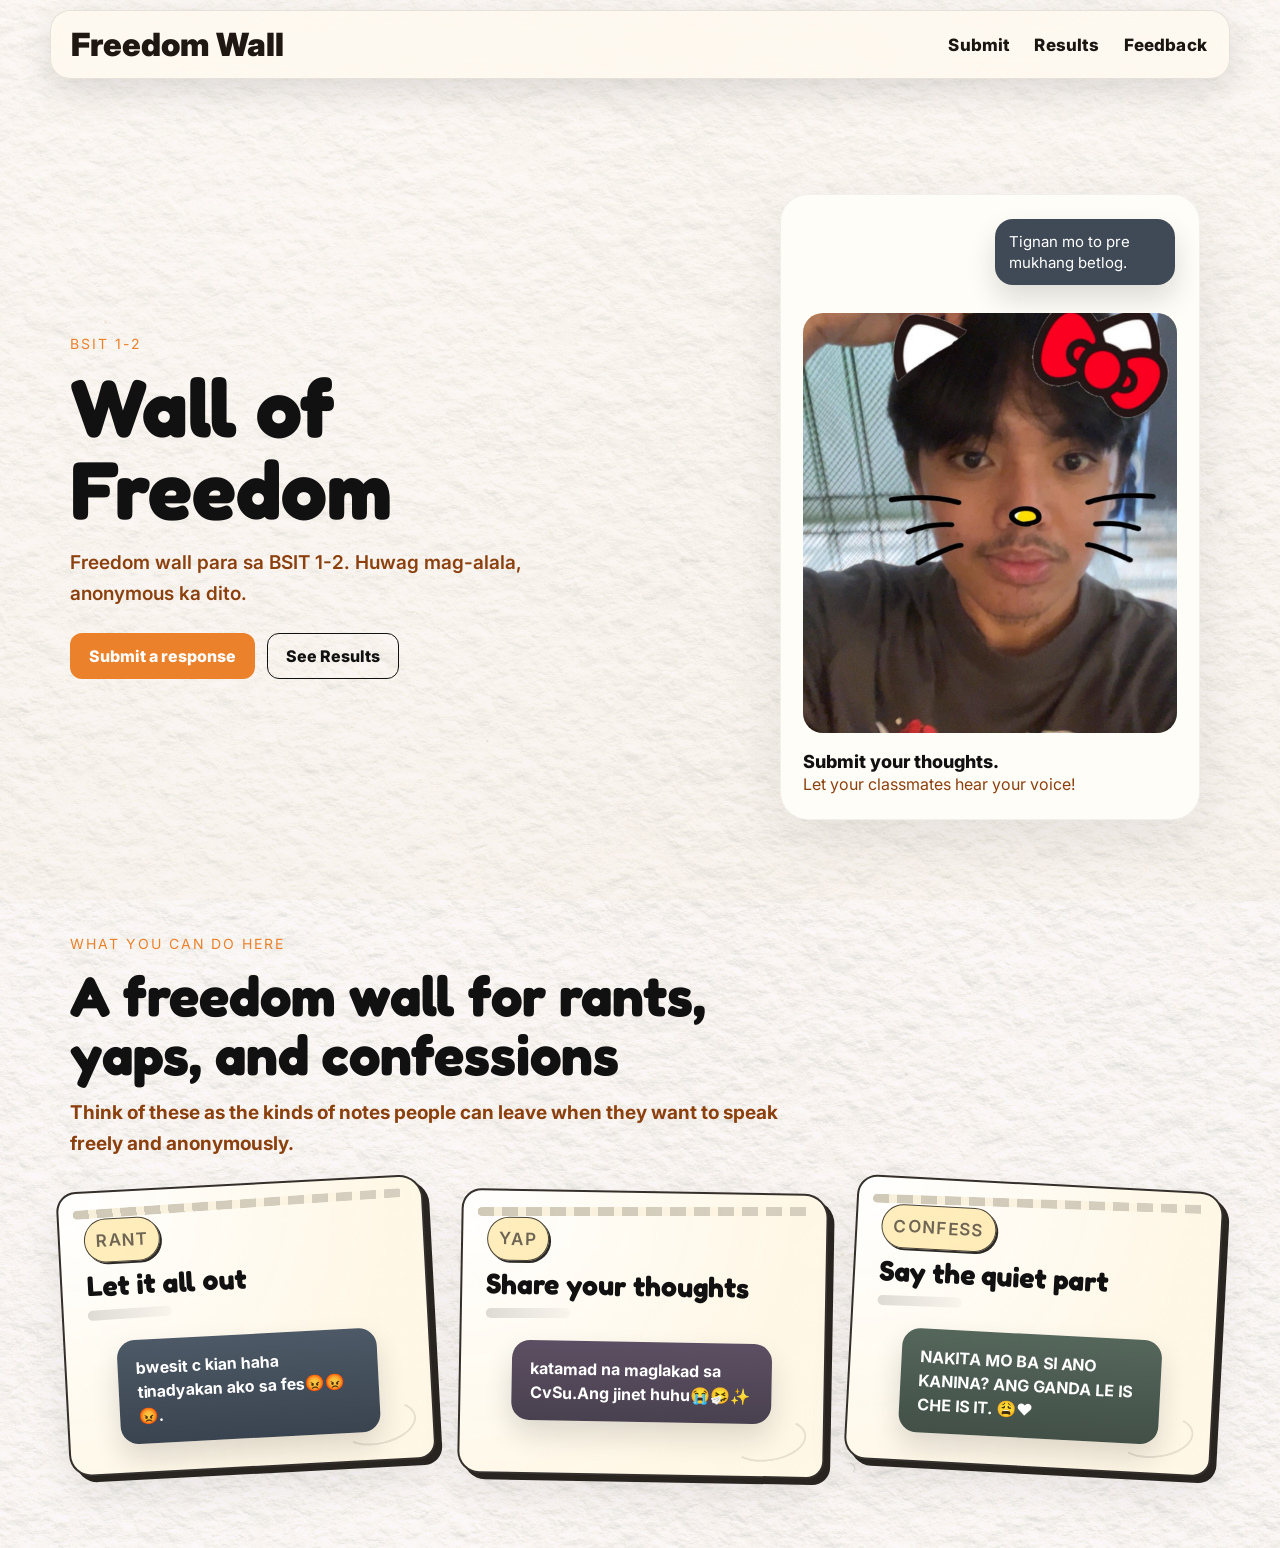
<file: index.html>
<!DOCTYPE html>
<html lang="en">
<head>
    <meta charset="UTF-8">
    <meta name="viewport" content="width=device-width, initial-scale=1.0">
    <meta name="description" content="BSIT 1-2 Freedom Wall">
    <title>Freedom Wall</title>
    <link rel="preconnect" href="https://fonts.googleapis.com">
    <link rel="preconnect" href="https://fonts.gstatic.com" crossorigin>
    <link href="https://fonts.googleapis.com/css2?family=Fredoka:wght@400;500;600;700&family=Inter:wght@400;500;600;700&display=swap" rel="stylesheet">
    <link rel="stylesheet" href="common.css">
    <link rel="stylesheet" href="homepage.css">
</head>
<body>
    <header class="topbar" aria-label="Primary navigation">
        <div class="topbar-inner">
            <div class="brand">
                <a class="brand-link page-name" href="index.html">Freedom Wall</a>
            </div>

            <nav class="nav-links" role="navigation" aria-label="Main links">
                <a class="nav-link" href="submit/submit_message.php">Submit</a>
                <a class="nav-link" href="results.html">Results</a>
                <a class="nav-link" href="feedback.html">Feedback</a>
            </nav>
        </div>
    </header>

    <main class="page">
        <section class="hero" id="hero" aria-label="Hero section">
            <div class="hero-copy" id="subject">
                <p class="eyebrow">BSIT 1-2</p>
                <h1>Wall of Freedom</h1>
                <p class="hero-text">Freedom wall para sa BSIT 1-2. Huwag mag-alala, anonymous ka dito.</p>
                <div class="hero-buttons">
                    <a class="submit-button" href="#submit">Submit a response</a>
                    <a class="results-button" href="#results">See Results</a>
                </div>
            </div>

            <div class="hero-visual" id="visual" aria-hidden="true">
                <div class="visual-container">
                    <div class="visual-message">Tignan mo to pre mukhang betlog.</div>
                    <div class="visual-frame">
                        <div class="visual-image"></div>
                    </div>
                    <div class="visual-caption">
                        <strong>Submit your thoughts.</strong>
                        <span>Let your classmates hear your voice!</span>
                    </div>
                </div>
            </div>
        </section>

        <section class="feature-section" aria-labelledby="feature-heading">
            <div class="feature-header">
                <p class="eyebrow">What you can do here</p>
                <h2 id="feature-heading">A freedom wall for rants, yaps, and confessions</h2>
                <p class="feature-intro">Think of these as the kinds of notes people can leave when they want to speak freely and anonymously.</p>
            </div>

            <div class="feature-grid">
                <article class="paper-card paper-card--tilt-left">
                    <p class="paper-label">Rant</p>
                    <h3>Let it all out</h3>
                    <p class="visual-message">bwesit c kian haha tinadyakan ako sa fes😡😡😡.</p>
                </article>

                <article class="paper-card paper-card--straight">
                    <p class="paper-label">Yap</p>
                    <h3>Share your thoughts</h3>
                    <p class="visual-message">katamad na maglakad sa CvSu.Ang jinet huhu😭🤧✨</p>
                </article>

                <article class="paper-card paper-card--tilt-right">
                    <p class="paper-label">Confess</p>
                    <h3>Say the quiet part</h3>
                    <p class="visual-message">NAKITA MO BA SI ANO KANINA? ANG GANDA LE IS CHE IS IT. 😩❤️</p>
                </article>
            </div>
        </section>
    </main>
</body>
</html>
</file>
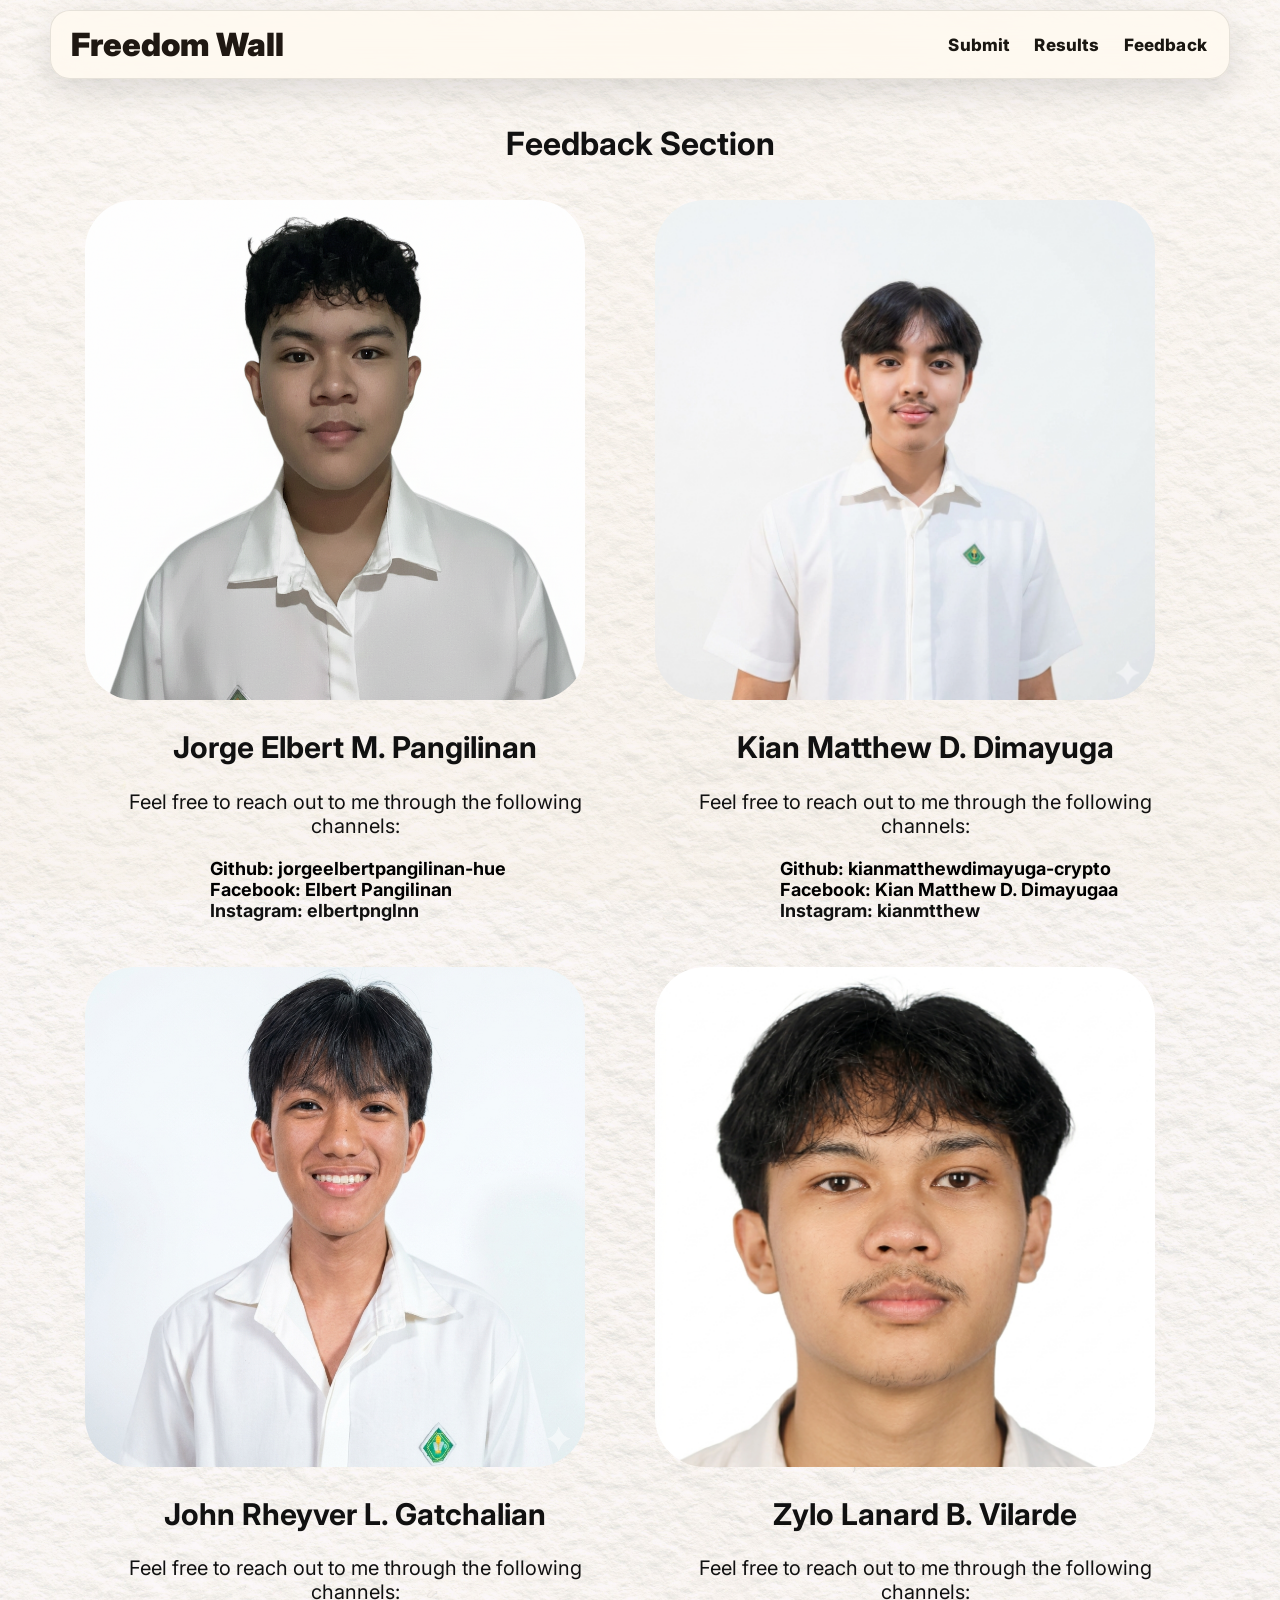
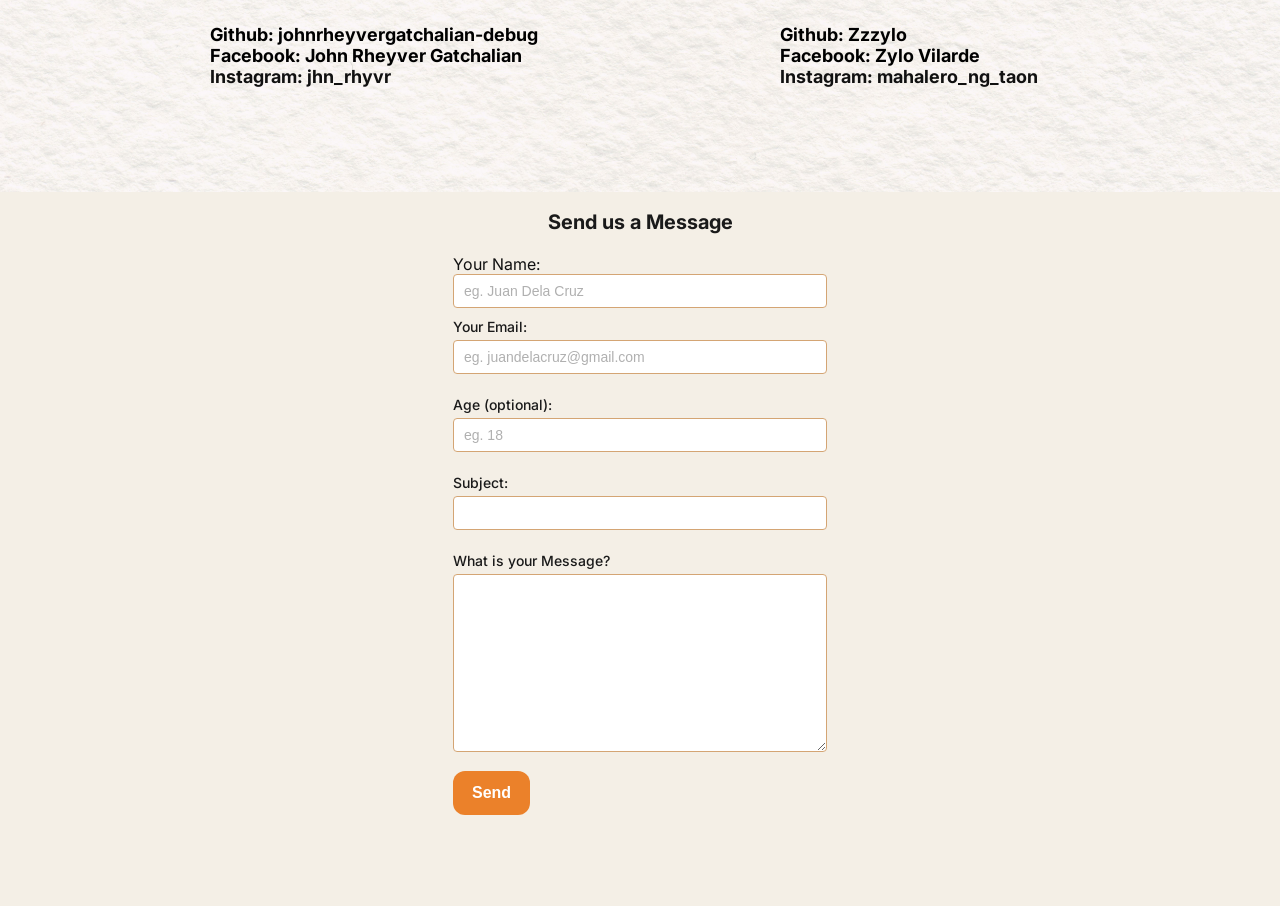
<file: feedback.html>
<!DOCTYPE html>
<html lang="en">
<head>
    <meta charset="UTF-8">
    <meta name="viewport" content="width=device-width, initial-scale=1.0">
    <meta name="description" content="Feedback - Freedom Wall">
    <title>Feedback</title>
    <link rel="preconnect" href="https://fonts.googleapis.com">
    <link rel="preconnect" href="https://fonts.gstatic.com" crossorigin>
    <link href="https://fonts.googleapis.com/css2?family=Fredoka:wght@400;500;600;700&family=Inter:wght@400;500;600;700&display=swap" rel="stylesheet">
    <link rel="stylesheet" href="common.css">
    <link rel="stylesheet" href="feedback.css">
</head>
<body>
    <header class="topbar" aria-label="Primary navigation">
        <div class="topbar-inner">
            <div class="brand">
                <a class="brand-link page-name" href="index.html">Freedom Wall</a>
            </div>

            <nav class="nav-links" role="navigation" aria-label="Main links">
                <a class="nav-link" href="submit.html">Submit</a>
                <a class="nav-link" href="results.html">Results</a>
                <a class="nav-link" href="feedback.html">Feedback</a>
            </nav>
        </div>
    </header>

    <main class="page">
        <h1 class="feedback-title">Feedback Section</h1>
        <div class="mainBox">
            <div class="contacts-box">
                <div class="sub-box">
                <div class="jeboy-contacts">
                    <img class="jeboy-pic" src="assets/images/pictureKo.png" alt="Jeboy Picture">
                    <h2>Jorge Elbert M. Pangilinan</h2>
                    <p>Feel free to reach out to me through the following channels:</p>
                    <ul class="contact-list">
                        <li><a href="https://github.com/jorgeelbertpangilinan-hue"><i class="fa-brands fa-square-github"></i><strong>Github: jorgeelbertpangilinan-hue</strong></a></li>
                        <li><a href="https://www.facebook.com/elbert.pangilinan.2024"><i class="fa-brands fa-square-facebook"></i><strong>Facebook: Elbert Pangilinan</strong></a></li>
                        <li><i class="fa-brands fa-square-instagram"></i><strong>Instagram: elbertpnglnn</strong></li>
                    </ul>
                </div>
                <div class="jeboy-contacts">
                    <img class="jeboy-pic" src="assets/images/kianPicEdited.png" alt="Jeboy Picture">
                    <h2>Kian Matthew D. Dimayuga</h2>
                    <p>Feel free to reach out to me through the following channels:</p>
                    <ul class="contact-list">
                        <li><a href="https://github.com/jorgeelbertpangilinan-hue"><i class="fa-brands fa-square-github"></i><strong>Github: kianmatthewdimayuga-crypto</strong></a></li>
                        <li><a href="https://www.facebook.com/elbert.pangilinan.2024"><i class="fa-brands fa-square-facebook"></i><strong>Facebook: Kian Matthew D. Dimayugaa</strong></a></li>
                        <li><i class="fa-brands fa-square-instagram"></i><strong>Instagram: kianmtthew</strong></li>
                    </ul>
                </div>
                </div>
                <div class="sub-box">
                <div class="jeboy-contacts">
                    <img class="jeboy-pic" src="assets/images/verPicEdited.png" alt="Jeboy Picture">
                    <h2>John Rheyver L. Gatchalian</h2>
                    <p>Feel free to reach out to me through the following channels:</p>
                    <ul class="contact-list">
                        <li><a href="https://github.com/jorgeelbertpangilinan-hue"><i class="fa-brands fa-square-github"></i><strong>Github: johnrheyvergatchalian-debug</strong></a></li>
                        <li><a href="https://www.facebook.com/elbert.pangilinan.2024"><i class="fa-brands fa-square-facebook"></i><strong>Facebook: John Rheyver Gatchalian</strong></a></li>
                        <li><i class="fa-brands fa-square-instagram"></i><strong>Instagram: jhn_rhyvr</strong></li>
                    </ul>
                </div>
                <div class="jeboy-contacts">
                    <img class="jeboy-pic" src="assets/images/zyloIDPicEdited.png" alt="Jeboy Picture">
                    <h2>Zylo Lanard B. Vilarde</h2>
                    <p>Feel free to reach out to me through the following channels:</p>
                    <ul class="contact-list">
                        <li><a href="https://github.com/jorgeelbertpangilinan-hue"><i class="fa-brands fa-square-github"></i><strong>Github: Zzzylo</strong></a></li>
                        <li><a href="https://www.facebook.com/elbert.pangilinan.2024"><i class="fa-brands fa-square-facebook"></i><strong>Facebook: Zylo Vilarde</strong></a></li>
                        <li><i class="fa-brands fa-square-instagram"></i><strong>Instagram: mahalero_ng_taon</strong></li>
                    </ul>
                </div>
                </div>
            </div>
            <div class="form-box">
                <h2>Send us a Message</h2>
                <form method="POST" action="process_feedback.php>
                    <label for="full-name">Your Name: </label>
                    <br>
                    <input type="text" id="full-name" name="name" placeholder="eg. Juan Dela Cruz" required >
                    <br>
                    <label for="email">Your Email:</label>
                    <input type="text" id="email" name="email" placeholder="eg. juandelacruz@gmail.com" required>
                    <br>
                    <label for="age">Age (optional): </label>
                    <input type="number" id="age" name="age" placeholder="eg. 18">
                    <br>
                    <label for="subject">Subject: </label>
                    <input type="text" id="subject" name="subject">
                    <br>
                    <label for="message">What is your Message?</label>
                    <textarea cols="40" rows="10" name="message" id="message"></textarea>
                    <br>
                    <div class="button-container">
                    <button type="submit" class="submit-button btn">Send</button>
                    </div>
                </form>
            </div>
        </div>
    </main>
</body>
</html>
</file>
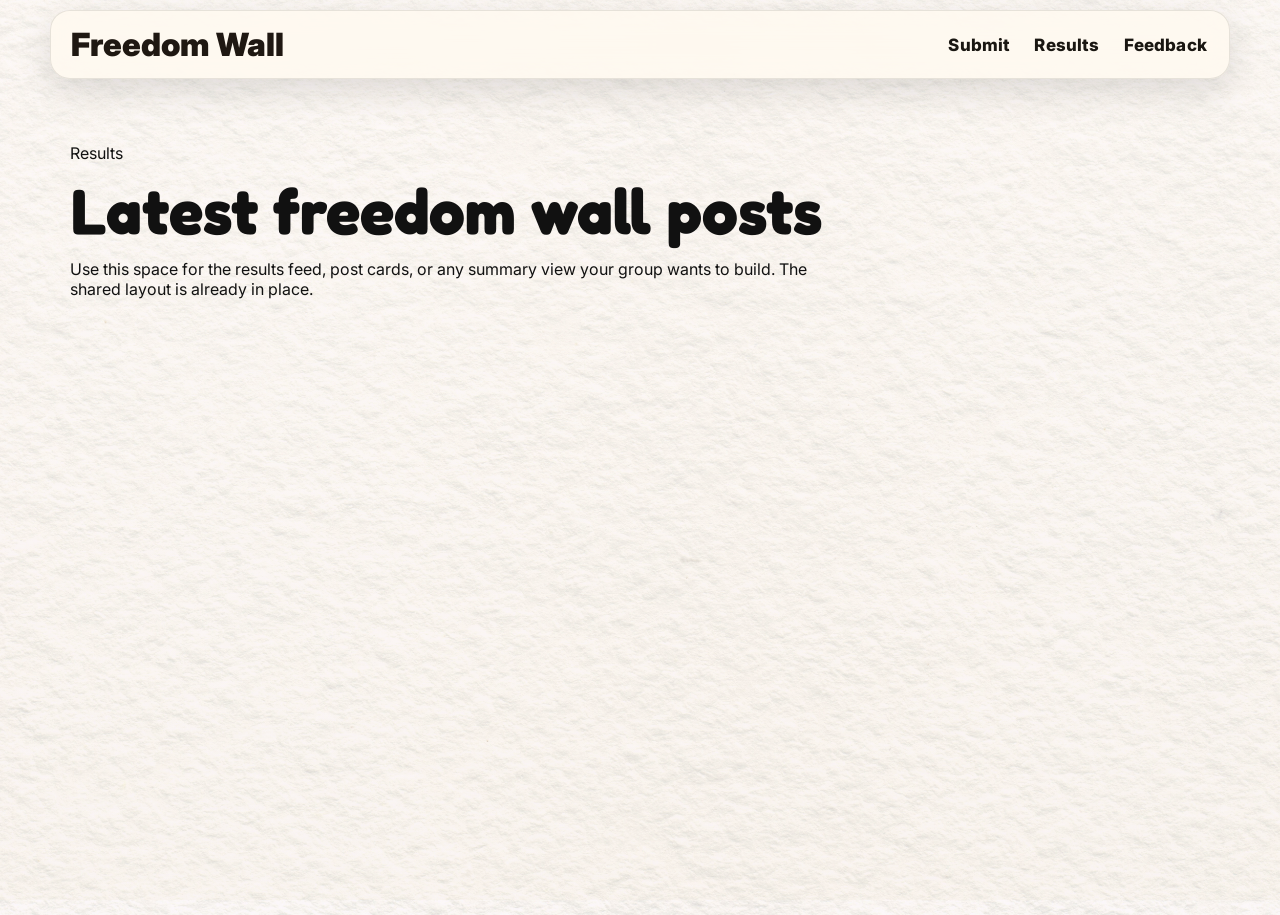
<file: results.html>
<!DOCTYPE html>
<html lang="en">
<head>
    <meta charset="UTF-8">
    <meta name="viewport" content="width=device-width, initial-scale=1.0">
    <meta name="description" content="Results - Freedom Wall">
    <title>Results</title>
    <link rel="preconnect" href="https://fonts.googleapis.com">
    <link rel="preconnect" href="https://fonts.gstatic.com" crossorigin>
    <link href="https://fonts.googleapis.com/css2?family=Fredoka:wght@400;500;600;700&family=Inter:wght@400;500;600;700&display=swap" rel="stylesheet">
    <link rel="stylesheet" href="common.css">
</head>
<body>
    <header class="topbar" aria-label="Primary navigation">
        <div class="topbar-inner">
            <div class="brand">
                <a class="brand-link page-name" href="index.html">Freedom Wall</a>
            </div>

            <nav class="nav-links" role="navigation" aria-label="Main links">
                <a class="nav-link" href="submit.html">Submit</a>
                <a class="nav-link" href="results.html">Results</a>
                <a class="nav-link" href="feedback.html">Feedback</a>
            </nav>
        </div>
    </header>

    <main class="page">
        <section class="results-section" aria-labelledby="results-heading">
            <p class="eyebrow">Results</p>
            <h1 id="results-heading">Latest freedom wall posts</h1>
            <p class="hero-text">Use this space for the results feed, post cards, or any summary view your group wants to build. The shared layout is already in place.</p>
        </section>
    </main>
</body>
</html>
</file>
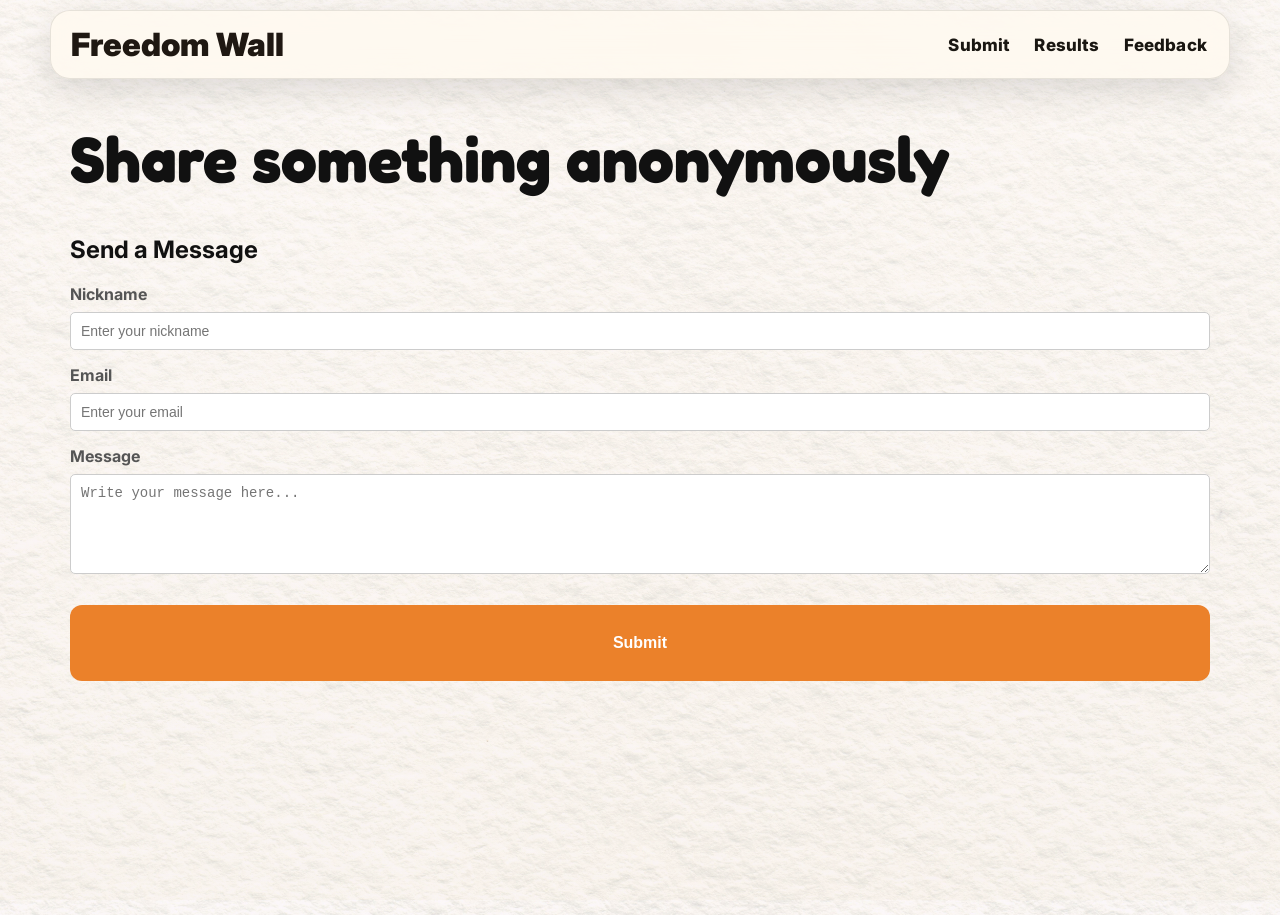
<file: submit.html>
<!DOCTYPE html>
<html lang="en">
<head>
    <meta charset="UTF-8">
    <meta name="viewport" content="width=device-width, initial-scale=1.0">
    <meta name="description" content="Submit - Freedom Wall">
    <title>Submit</title>
    <link rel="preconnect" href="https://fonts.googleapis.com">
    <link rel="preconnect" href="https://fonts.gstatic.com" crossorigin>
    <link href="https://fonts.googleapis.com/css2?family=Fredoka:wght@400;500;600;700&family=Inter:wght@400;500;600;700&display=swap" rel="stylesheet">
    <link rel="stylesheet" href="common.css">
    <link rel="stylesheet" href="submit.css">
</head>
<body>
    <header class="topbar" aria-label="Primary navigation">
        <div class="topbar-inner">
            <div class="brand">
                <a class="brand-link page-name" href="index.html">Freedom Wall</a>
            </div>

            <nav class="nav-links" role="navigation" aria-label="Main links">
                <a class="nav-link" href="submit.html">Submit</a>
                <a class="nav-link" href="results.html">Results</a>
                <a class="nav-link" href="feedback.html">Feedback</a>
            </nav>
        </div>
    </header>

    <main class="page">
        <section class="submit-section" aria-labelledby="submit-heading">
            <h1 id="submit-heading">Share something anonymously</h1>
        </section>
        
        <h2>Send a Message</h2>
    <form action="#" method="post">
      <label for="nickname">Nickname</label>
      <input type="text" id="nickname" name="nickname" placeholder="Enter your nickname" required>

      <label for="email">Email</label>
      <input type="email" id="email" name="email" placeholder="Enter your email" required>

      <label for="message">Message</label>
      <textarea id="message" name="message" placeholder="Write your message here..." required></textarea>

      <button type="submit" class="submit-button button"><p>Submit</p></button>
    </form>
    </main>
</body>
</html>
</file>
<file: common.css>
:root {
    --bg: #fffaf0;
    --card: #fff4d6;
    --accent: #eb812a;
    --text: #111111;
    --muted: #8c400d;
}

* {
    box-sizing: border-box;
}

html,
body {
    margin: 0;
    min-height: 100%;
    color: var(--text);
    font-family: "Folio", Inter, Arial, sans-serif;
}

body {
    position: relative;
    overflow-x: hidden;
    background-color: #f4efe6;
    background-image: url('assets/images/paper.jpg');
    background-repeat: no-repeat;
    background-size: cover;
    background-attachment: fixed;
}

body::before {
    content: "";
    position: fixed;
    inset: 0;
    background: linear-gradient(rgba(255, 250, 242, 0.28), rgba(244, 233, 214, 0.18));
    pointer-events: none;
    z-index: 0;
}

.topbar {
    position: sticky;
    top: 0;
    z-index: 10;
    padding: 10px 0 8px;
}

.topbar-inner,
.page {
    max-width: 1180px;
    margin: 0 auto;
    padding: 16px 20px;
    position: relative;
    z-index: 1;
}

.topbar-inner {
    display: flex;
    align-items: center;
    justify-content: space-between;
    color: #1f1812;
    padding-top: 14px;
    padding-bottom: 14px;
    border: 1px solid rgba(24, 20, 16, 0.1);
    border-radius: 20px;
    background: rgba(255, 250, 240, 0.84);
    box-shadow: 0 12px 34px rgba(17, 17, 17, 0.12);
    backdrop-filter: blur(14px) saturate(1.1);
    -webkit-backdrop-filter: blur(14px) saturate(1.1);
}

.brand {
    display: flex;
    align-items: center;
    gap: 12px;
}

.page-name {
    font-size: 32px;
    font-weight: 900;
    display: block;
}

.brand-link,
.brand-link:link,
.brand-link:visited,
.brand-link:hover,
.brand-link:active {
    color: inherit;
    text-decoration: none;
}

.brand-link:focus {
    outline: none;
    box-shadow: none;
}

.nav-links {
    display: flex;
    gap: 20px;
    align-items: center;
}

.nav-link {
    position: relative;
    color: #1a1712;
    text-decoration: none;
    font-weight: 800;
    font-size: 17px;
    letter-spacing: 0.01em;
    padding: 6px 2px;
    transition: color 0.18s ease;
}

.nav-link:hover,
.nav-link:focus {
    color: #000000;
}

.nav-link::after {
    content: "";
    position: absolute;
    left: 0;
    bottom: -6px;
    width: 100%;
    height: 3px;
    background: var(--accent);
    transform: scaleX(0);
    transform-origin: left;
    transition: transform 0.28s ease;
    border-radius: 2px;
}

.nav-link:hover::after,
.nav-link:focus::after {
    transform: scaleX(1);
}

.page {
    position: relative;
    z-index: 1;
    min-height: calc(100vh - 72px);
}

.submit-button,
.results-button,
.btn,
.btnn {
    display: inline-block;
    padding: 12px 18px;
    border-radius: 12px;
    text-decoration: none;
    font-weight: 800;
    font-size: 16px;
}

.submit-button,
.btn {
    background: var(--accent);
    color: #fff;
    border: 1px solid transparent;
}

.results-button,
.btnn {
    border: 1px solid var(--text);
    color: var(--text);
    background: transparent;
}

.results-section,
.submit-section,
.feedback-section {
    padding: 24px 0;
}

.results-section h1,
.submit-section h1,
.feedback-section h1 {
    margin: 0;
    font-family: "Pump", Fredoka, Inter, sans-serif;
    font-size: clamp(42px, 5vw, 64px);
    line-height: 1;
    color: #111111;
}

.results-section .hero-text,
.submit-section .hero-text,
.feedback-section .hero-text {
    max-width: 760px;
}

@media (max-width: 900px) {
    .topbar-inner,
    .page {
        padding-left: 16px;
        padding-right: 16px;
    }

    .topbar-inner {
        border-radius: 18px;
    }
}

@media (max-width: 640px) {
    .nav-links {
        gap: 12px;
    }

    .page-name {
        font-size: 24px;
    }
}
</file>
<file: homepage.css>
.hero {
    display: grid;
    grid-template-columns: 1.5fr 1fr;
    gap: 40px;
    align-items: center;
    min-height: 808px;
}

.feature-section {
    padding: 24px 0 64px;
}

.feature-header {
    max-width: 760px;
    margin-bottom: 24px;
}

.feature-header h2 {
    margin: 0;
    font-family: "Pump", Fredoka, Inter, sans-serif;
    font-size: clamp(38px, 4.4vw, 60px);
    font-weight: 900;
    line-height: 1.05;
}

.feature-intro {
    margin: 14px 0 0;
    color: var(--muted);
    font-size: 19px;
    font-weight: 700;
    line-height: 1.6;
}

.feature-grid {
    display: grid;
    grid-template-columns: repeat(3, minmax(0, 1fr));
    gap: 20px;
    align-items: stretch;
}

.paper-card {
    position: relative;
    padding: 26px 24px 28px;
    border-radius: 20px 24px 18px 22px;
    background:
        radial-gradient(circle at top left, rgba(255, 255, 255, 0.96), rgba(255, 247, 229, 0.94) 72%),
        #fffdf8;
    border: 2px solid rgba(24, 20, 16, 0.88);
    box-shadow:
        6px 6px 0 rgba(24, 20, 16, 0.92),
        0 18px 40px rgba(17, 17, 17, 0.08);
    transform-origin: center bottom;
    overflow: hidden;
}

.paper-card::before {
    content: "";
    position: absolute;
    left: 14px;
    right: 14px;
    top: 14px;
    height: 9px;
    border-radius: 999px;
    background:
        repeating-linear-gradient(90deg, rgba(24, 20, 16, 0.22) 0 16px, transparent 16px 24px),
        linear-gradient(90deg, rgba(201, 146, 0, 0.18), rgba(201, 146, 0, 0));
    opacity: 0.8;
    transform: rotate(-1deg);
}

.paper-card::after {
    content: "";
    position: absolute;
    right: 16px;
    bottom: 15px;
    width: 72px;
    height: 38px;
    border-radius: 50%;
    border: 2px solid rgba(24, 20, 16, 0.15);
    border-top-color: transparent;
    border-left-color: transparent;
    transform: rotate(-10deg);
    opacity: 0.7;
}

.paper-card h3 {
    margin: 8px 0 10px;
    font-family: "Pump", Fredoka, Inter, sans-serif;
    font-size: 28px;
    font-weight: 900;
    line-height: 1.1;
    color: #111111;
}

.paper-card p {
    margin: 0;
    color: #6f6554;
    font-size: 17px;
    font-weight: 600;
    line-height: 1.65;
}

.paper-card .visual-message {
    position: static;
    top: auto;
    right: auto;
    max-width: none;
    margin: 22px auto 0;
    padding: 16px 18px;
    width: min(100%, 260px);
    border-radius: 18px;
    background: linear-gradient(180deg, #3f4a56, #313b45);
    color: #fff;
    font-size: 16px;
    font-weight: 700;
    line-height: 1.5;
    text-align: left;
}

.feature-grid .paper-card:nth-child(1) .visual-message {
    background: linear-gradient(180deg, #4d5966, #3a4450);
}

.feature-grid .paper-card:nth-child(2) .visual-message {
    background: linear-gradient(180deg, #5d4f63, #49414f);
}

.feature-grid .paper-card:nth-child(3) .visual-message {
    background: linear-gradient(180deg, #55665b, #425048);
}

.paper-label {
    display: inline-flex;
    align-items: center;
    padding: 7px 11px;
    border-radius: 999px;
    background: rgba(255, 214, 102, 0.42);
    color: #3d2a00;
    font-size: 14px;
    font-weight: 700;
    letter-spacing: 0.08em;
    text-transform: uppercase;
    border: 1.5px solid rgba(24, 20, 16, 0.78);
    box-shadow: 2px 2px 0 rgba(24, 20, 16, 0.9);
}

.paper-card--tilt-left {
    transform: rotate(-3deg);
}

.paper-card--straight {
    transform: translateY(8px) rotate(1deg);
}

.paper-card--tilt-right {
    transform: rotate(3deg);
}

.paper-card p:not(.paper-label) {
    position: relative;
    z-index: 1;
}

.paper-card h3,
.paper-card .paper-label {
    position: relative;
    z-index: 1;
}

.paper-card h3::after {
    content: "";
    display: block;
    width: 84px;
    height: 10px;
    margin-top: 8px;
    border-radius: 999px;
    background: linear-gradient(90deg, rgba(24, 20, 16, 0.8), rgba(24, 20, 16, 0.15));
    opacity: 0.18;
    transform: rotate(-1deg);
}

.hero-copy {
    max-width: 540px;
}

.eyebrow {
    margin: 0 0 14px;
    color: var(--accent);
    font-size: 14px;
    letter-spacing: 0.14em;
    text-transform: uppercase;
}

.hero-copy h1 {
    margin: 0;
    font-family: "Pump", Fredoka, Inter, sans-serif;
    font-size: 82px;
    font-weight: 900;
    line-height: 1;
}

.hero-text,
.subject-line,
.visual-caption span {
    color: var(--muted);
    line-height: 1.6;
}

.hero-text,
.subject-line {
    font-size: 19px;
    font-weight: 600;
    margin: 18px 0 0;
}

.hero-buttons {
    display: flex;
    gap: 12px;
    margin-top: 24px;
    flex-wrap: wrap;
}

.hero-visual {
    display: flex;
    align-items: center;
    justify-content: center;
    min-height: 620px;
}

.visual-container {
    position: relative;
    width: 100%;
    max-width: 420px;
    padding: 22px;
    border-radius: 28px;
    background: #fffdf8;
    box-shadow: 0 20px 60px rgba(17, 17, 17, 0.08);
    border: 1px solid rgba(17, 17, 17, 0.05);
}

.visual-message {
    position: absolute;
    top: 24px;
    right: 24px;
    max-width: 180px;
    padding: 12px 14px;
    border-radius: 18px;
    background: #3f4a56;
    color: #fff;
    font-size: 15px;
    line-height: 1.4;
    box-shadow: 0 14px 28px rgba(17, 17, 17, 0.14);
}

.visual-frame {
    position: relative;
    height: 420px;
    border-radius: 20px;
    overflow: hidden;
    background: #f7f0df;
    margin-top: 96px;
}

.visual-image {
    position: absolute;
    inset: 0;
    background: url('assets/images/panget.jpg') center/cover;
}

.visual-caption {
    margin-top: 18px;
}

.visual-caption strong {
    display: block;
    font-size: 18px;
    font-weight: 800;
}

@media (max-width: 900px) {
    .hero {
        grid-template-columns: 1fr;
        gap: 24px;
        min-height: auto;
    }

    .hero-copy {
        max-width: 100%;
    }

    .hero-visual {
        min-height: 460px;
    }

    .visual-container {
        max-width: 100%;
    }

    .visual-frame {
        margin-top: 86px;
        height: 380px;
    }

    .feature-grid {
        grid-template-columns: 1fr;
    }

    .paper-card,
    .paper-card--tilt-left,
    .paper-card--straight,
    .paper-card--tilt-right {
        transform: none;
    }

    .paper-card::after {
        width: 58px;
        height: 30px;
    }

    .paper-card .visual-message {
        width: 100%;
    }
}

@media (max-width: 640px) {
    .hero-copy h1 {
        font-size: 58px;
    }

    .hero-text,
    .subject-line {
        font-size: 16px;
    }

    .visual-frame {
        height: 320px;
        margin-top: 78px;
    }

    .visual-message {
        top: 18px;
        right: 18px;
        max-width: 150px;
        padding: 12px 14px;
        font-size: 14px;
    }

    .feature-section {
        padding-bottom: 48px;
    }

    .paper-card {
        padding: 22px 20px 24px;
    }

    .paper-card h3 {
        font-size: 23px;
    }

    .paper-card .visual-message {
        padding: 14px 16px;
        font-size: 14px;
    }
}
</file>
<file: feedback.css>
.feedback-title{
    text-align: center;
}
.mainBox{
    /* border: 2px solid red; */
    display: flex;
    flex-direction: column;
    justify-content: center;
    align-items: center;
}
.mainBox h1{
    text-align: center;
}
.jeboy-contacts img{
    height: 500px;
    width: 500px;
    border-radius: 50px;
}
.contacts-box{
    display: flex;
    flex-direction: column;
}
.sub-box{
    flex-direction: row;
    display: flex;
}
.jeboy-contacts{
    padding: 15px;
}
.jeboy-contacts a{
    text-decoration: none;
    color: black;
}
.jeboy-contacts h2{
    font-size: 30px;
    text-align: center;
}
.jeboy-contacts p{
    text-align: center;
    font-size: 20px;
}
.jeboy-contacts li{
    font-size: 18px;
    list-style: none;
    padding-left: 60px;
}
.jeboy-contacts i{
    padding-right: 25px;
    height: 20px;
    width: 15px;
}
.form-box {
  /* background-color: #f5ede4; */
  /* border: 2px solid #c84b4b; */
  padding: 25px;
  margin : 50px;
  border-radius: 6px;
  
}

/* The title "Send us a Message" */
.form-box h2 {
  text-align: center;
  color: #1a1a1a;
  margin-bottom: 20px;
  font-size: 20px;
}

/* All the labels like "Your Name:" */
.form-box label {
  display: block;
  color: #1a1a1a;
  margin-bottom: 5px;
  margin-top: 12px;
  font-weight: 500;
  font-size: 14px;
}

/* Remove top margin from the very first label */
.form-box label:first-of-type {
  margin-top: 0;
}

/* All the input boxes (text, email, number) */
.form-box input[type="text"],
.form-box input[type="email"],
.form-box input[type="number"] {
  width: 100%;
  padding: 8px 10px;
  border: 1px solid #d4a574;
  border-radius: 4px;
  font-size: 14px;
  margin-bottom: 10px;
  box-sizing: border-box;
}

/* Make input boxes look better when you click on them */
.form-box input[type="text"]:focus,
.form-box input[type="email"]:focus,
.form-box input[type="number"]:focus {
  outline: none;
  border-color: #c84b4b;
  background-color: #fefbf7;
}

/* The big message input box */
.form-box textarea {
  width: 100%;
  padding: 8px 10px;
  border: 1px solid #d4a574;
  border-radius: 4px;
  font-size: 14px;
  margin-bottom: 10px;
  box-sizing: border-box;
  min-height: 100px;
}

/* Make textarea look better when clicked */
.form-box textarea:focus {
  outline: none;
  border-color: #c84b4b;
  background-color: #fefbf7;
}

/* The priority buttons section */
.prio {
  margin-top: 12px;
  margin-bottom: 20px;
}

/* Style the radio buttons */
.prio input[type="radio"] {
  margin-right: 5px;
  cursor: pointer;
  accent-color: #c84b4b;
}

/* Labels for radio buttons (Low, Medium, High) */
.prio label {
  margin-top: 0;
  margin-bottom: 0;
  margin-right: 15px;
  font-weight: 400;
  display: inline;
  cursor: pointer;
}

/* Placeholder text inside inputs */
input::placeholder,
textarea::placeholder {
  color: #b0b0b0;
}

.form-box button{
    display: flex;
    gap: 5px;
    margin-top: 5px;
    flex-wrap: wrap;
}

.form-box button:hover {
   outline: 2px solid rgba(201, 146, 0, 0.25);
    outline-offset: 2px;
}

/* Make button even darker when you click it */
.form-box button:active {
  background-color: #933232;
}
</file>
<file: submit.css>
.form-container {
      background: #fff;
      padding: 20px 30px;
      border-radius: 8px;
      box-shadow: 0 4px 8px rgba(0,0,0,0.1);
      width: 350px;
    }

    .form-container h2 {
      text-align: center;
      margin-bottom: 20px;
      color: #333;
    }

    label {
      display: block;
      margin-bottom: 8px;
      font-weight: bold;
      color: #555;
    }

    input[type="text"], input[type="email"], textarea {
      width: 100%;
      padding: 10px;
      margin-bottom: 15px;
      border: 1px solid #ccc;
      border-radius: 5px;
      font-size: 14px;
    }

    textarea {
      resize: vertical;
      min-height: 100px;
    }

    button {
      width: 100%;
      padding: 12px;
      background: #eb812a;
      color: white;
      border: none;
      border-radius: 12px;
      font-size: 16px;
      cursor: pointer;
      transition: background 0.3s ease;
      display: flex;
      gap: 12px;
      margin-top: 12px;
      flex-wrap: wrap;
    }

    button:hover {
      background: #45a049;
    }
</file>
